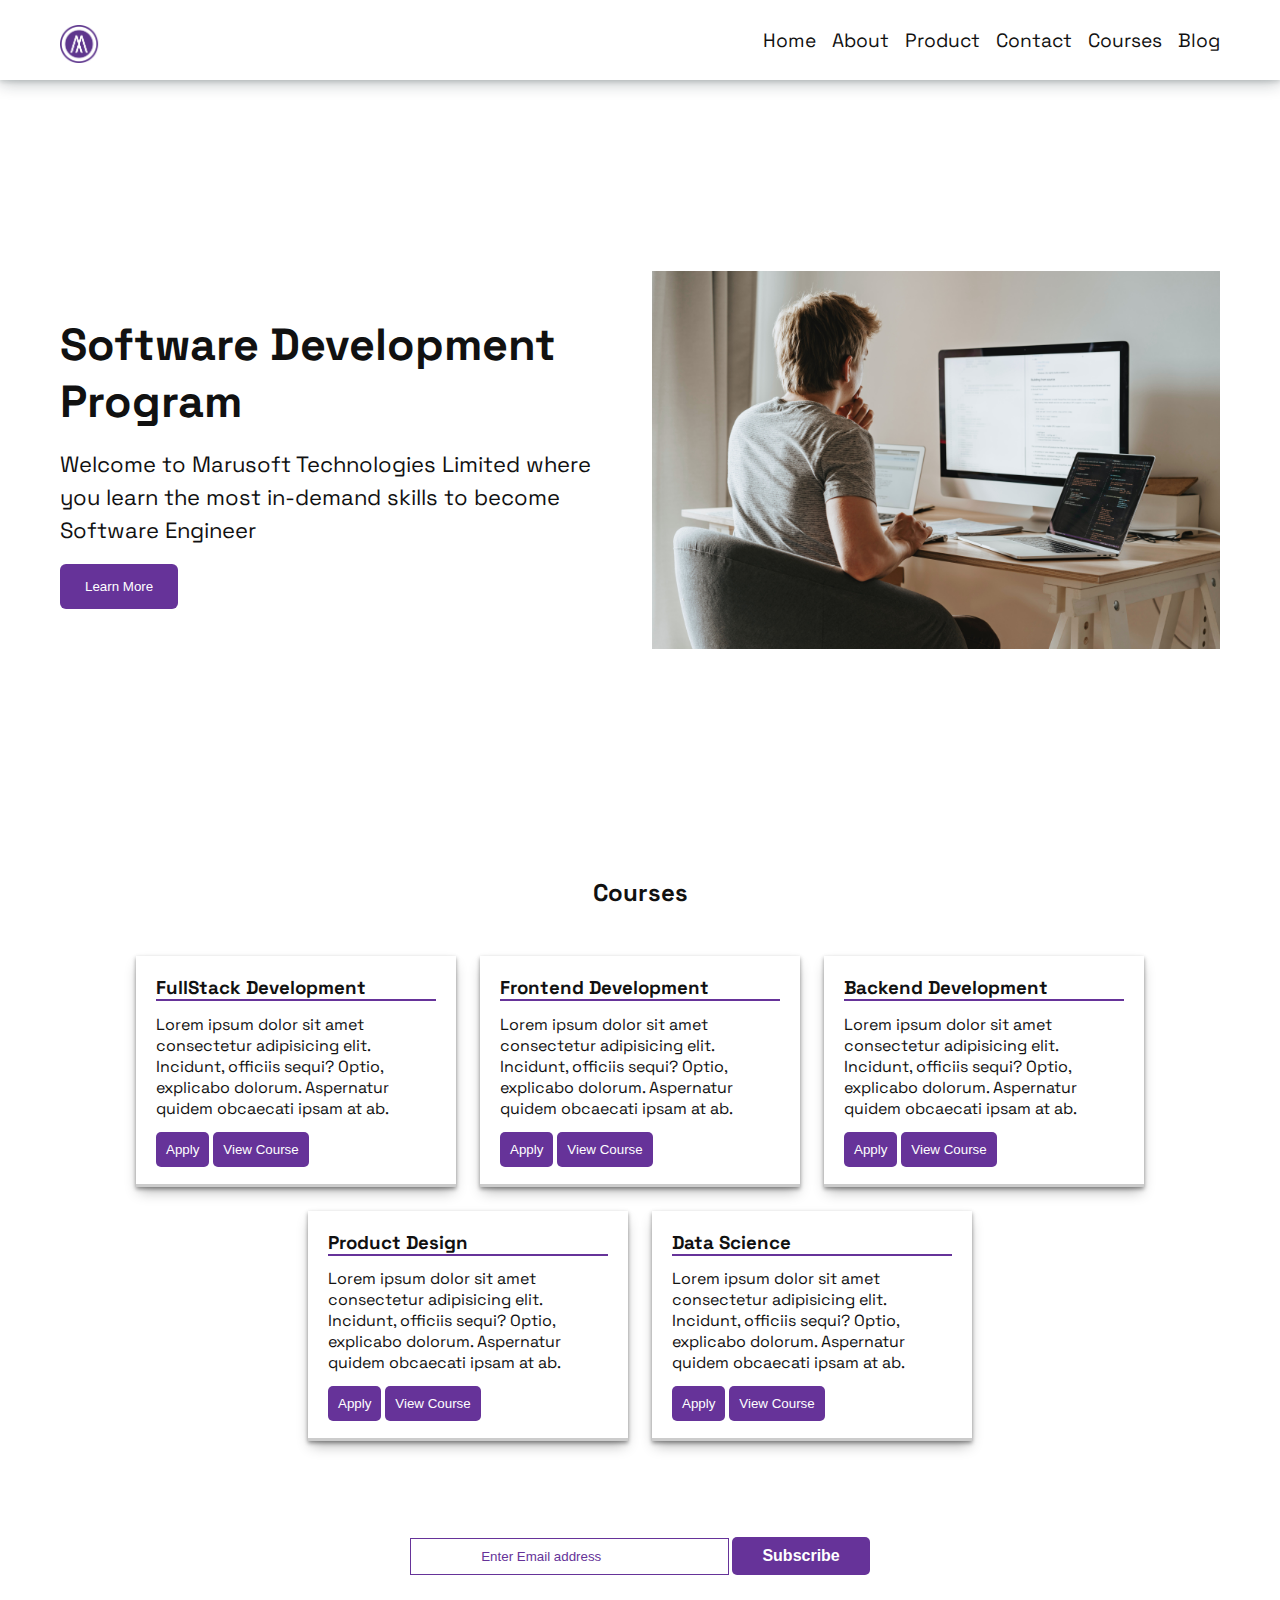
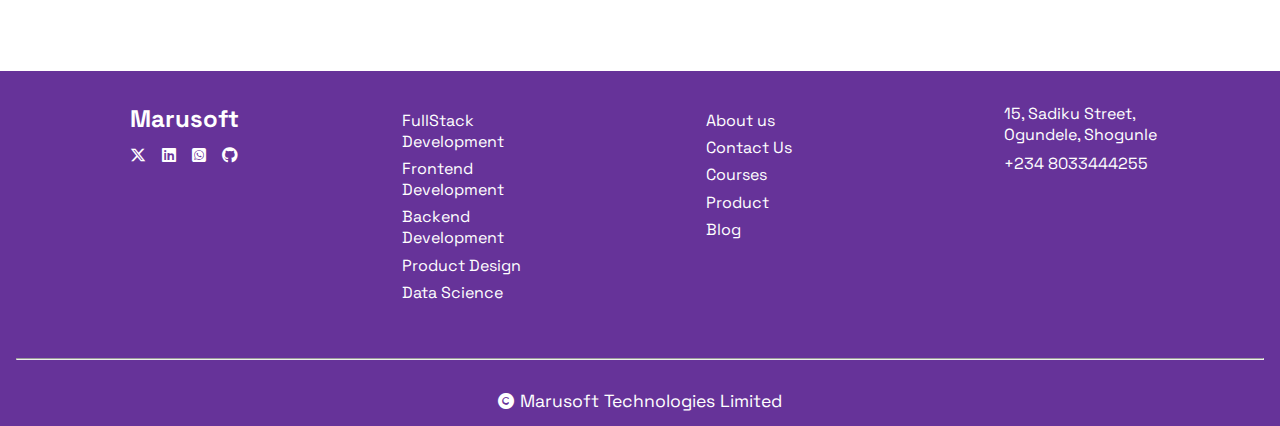
<file: index.html>
<!DOCTYPE html>
<html lang="en">
  <head>
    <meta charset="UTF-8" />
    <meta name="viewport" content="width=device-width, initial-scale=1.0" />
    <title>Flexbox Project One</title>
    <link rel="shortcut icon" href="./images/icon.png" type="image/icon" />
    <link
      rel="stylesheet"
      href="https://cdnjs.cloudflare.com/ajax/libs/font-awesome/6.4.2/css/all.min.css"
    />
    <link
      href="https://fonts.googleapis.com/css2?family=Space+Grotesk:wght@300;400;500;600;700&display=swap"
      rel="stylesheet"
    />
    <link rel="stylesheet" href="./style.css" />
  </head>
  <body>
    <!-- NAVIGATION SECTION -->
    <header>
      <section class="logo">
        <img src="./images/icon.png" alt="marusoft logo" class="logo" />
      </section>
      <ul class="nav-items">
        <li class="nav-item">
          <a href="/">Home</a>
        </li>
        <li class="nav-item">
          <a href="./about.html">About</a>
        </li>
        <li class="nav-item">
          <a href="./product.html">Product</a>
        </li>
        <li class="nav-item">
          <a href="./contact.html">Contact</a>
        </li>
        <li class="nav-item">
          <a href="./course.html">Courses</a>
        </li>
        <li class="nav-item">
          <a href="./blog.html">Blog</a>
        </li>
        <li class="fa-solid fa-bars"></li>
      </ul>
    </header>
    <!-- NAVIGATION SECTION -->

    <!-- HERO SECTION -->
    <section class="hero-container">
      <section class="info-container">
        <h1>Software Development Program</h1>
        <p>
          Welcome to Marusoft Technologies Limited where you learn the most
          in-demand skills to become Software Engineer
        </p>
        <button>Learn More</button>
      </section>
      <section class="img-container">
        <img
          src="./images/hero.jpeg"
          alt="This software development picture"
          class="hero-image"
        />
      </section>
    </section>
    <!-- HERO SECTION -->

    <!-- COURSES -->

    <h2 class="course-title">Courses</h2>
    <section class="course-container">
      <section class="course">
        <section class="course-content">
          <h3>FullStack Development</h3>
          <p>
            Lorem ipsum dolor sit amet consectetur adipisicing elit. Incidunt,
            officiis sequi? Optio, explicabo dolorum. Aspernatur quidem
            obcaecati ipsam at ab.
          </p>
          <div class="btn">
            <button>Apply</button>
            <button>View Course</button>
          </div>
        </section>
      </section>
      <section class="course">
        <section class="course-content">
          <h3>Frontend Development</h3>
          <p>
            Lorem ipsum dolor sit amet consectetur adipisicing elit. Incidunt,
            officiis sequi? Optio, explicabo dolorum. Aspernatur quidem
            obcaecati ipsam at ab.
          </p>
          <div class="btn">
            <button>Apply</button>
            <button>View Course</button>
          </div>
        </section>
      </section>
      <section class="course">
        <section class="course-content">
          <h3>Backend Development</h3>
          <p>
            Lorem ipsum dolor sit amet consectetur adipisicing elit. Incidunt,
            officiis sequi? Optio, explicabo dolorum. Aspernatur quidem
            obcaecati ipsam at ab.
          </p>
          <div class="btn">
            <button>Apply</button>
            <button>View Course</button>
          </div>
        </section>
      </section>
      <section class="course">
        <section class="course-content">
          <h3>Product Design</h3>
          <p>
            Lorem ipsum dolor sit amet consectetur adipisicing elit. Incidunt,
            officiis sequi? Optio, explicabo dolorum. Aspernatur quidem
            obcaecati ipsam at ab.
          </p>
          <div class="btn">
            <button>Apply</button>
            <button>View Course</button>
          </div>
        </section>
      </section>
      <section class="course">
        <section class="course-content">
          <h3>Data Science</h3>
          <p>
            Lorem ipsum dolor sit amet consectetur adipisicing elit. Incidunt,
            officiis sequi? Optio, explicabo dolorum. Aspernatur quidem
            obcaecati ipsam at ab.
          </p>
          <div class="btn">
            <button>Apply</button>
            <button>View Course</button>
          </div>
        </section>
      </section>
    </section>
    <!-- COURSES -->

    <!-- SUBSCRIBE -->
    <section class="subscribe-container">
      <form>
        <input type="email" placeholder="Enter Email address" />
      </form>
      <button class="btn-sub">Subscribe</button>
    </section>
    <!-- SUBSCRIBE -->

    <!-- FOOTER -->
    <footer>
      <section class="footer-container">
        <section class="company">
          <h2 class="footer-title">Marusoft</h2>
          <section class="social-icons">
            <a class="fab fa-x-twitter" href=""></a>
            <a class="fab fa-linkedin" href=""></a>
            <a class="fab fa-whatsapp-square" href=""></a>
            <a class="fab fa-github" href=""></a>
          </section>
        </section>
        <section class="course-details">
          <ul>
            <li><a href="#">FullStack Development</a></li>
            <li><a href="#">Frontend Development</a></li>
            <li><a href="#">Backend Development</a></li>
            <li><a href="#">Product Design</a></li>
            <li><a href="#">Data Science</a></li>
          </ul>
        </section>
        <section class="pages">
          <ul>
            <li><a href="./about.html">About us</a></li>
            <li><a href="./contact.html">Contact Us</a></li>
            <li><a href="./blog.html">Courses</a></li>
            <li><a href="./product.html">Product</a></li>
            <li><a href="./blog.html">Blog</a></li>
          </ul>
        </section>
        <section class="company-address">
          <p>15, Sadiku Street, Ogundele, Shogunle</p>
          <span>+234 8033444255</span>
        </section>
      </section>
      <hr />
      <section class="copy-right">
        <span class="fas fa-copyright"></span>
        <p>Marusoft Technologies Limited</p>
      </section>
    </footer>
    <!-- FOOTER -->
  </body>
</html>
</file>
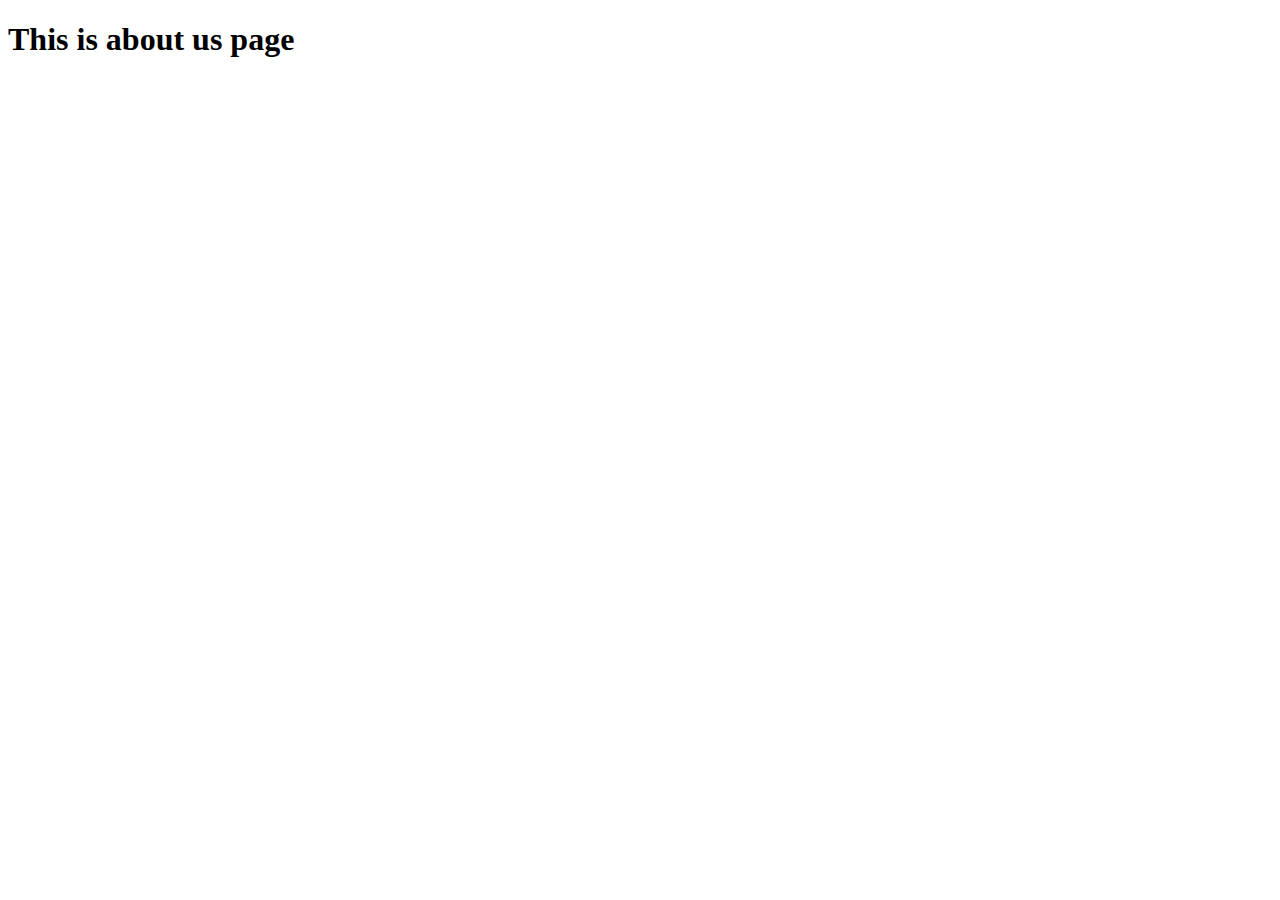
<file: about.html>
<!DOCTYPE html>
<html lang="en">
  <head>
    <meta charset="UTF-8" />
    <meta name="viewport" content="width=device-width, initial-scale=1.0" />
    <title>ABout us</title>
  </head>
  <body>
    <h1>This is about us page</h1>
  </body>
</html>
</file>
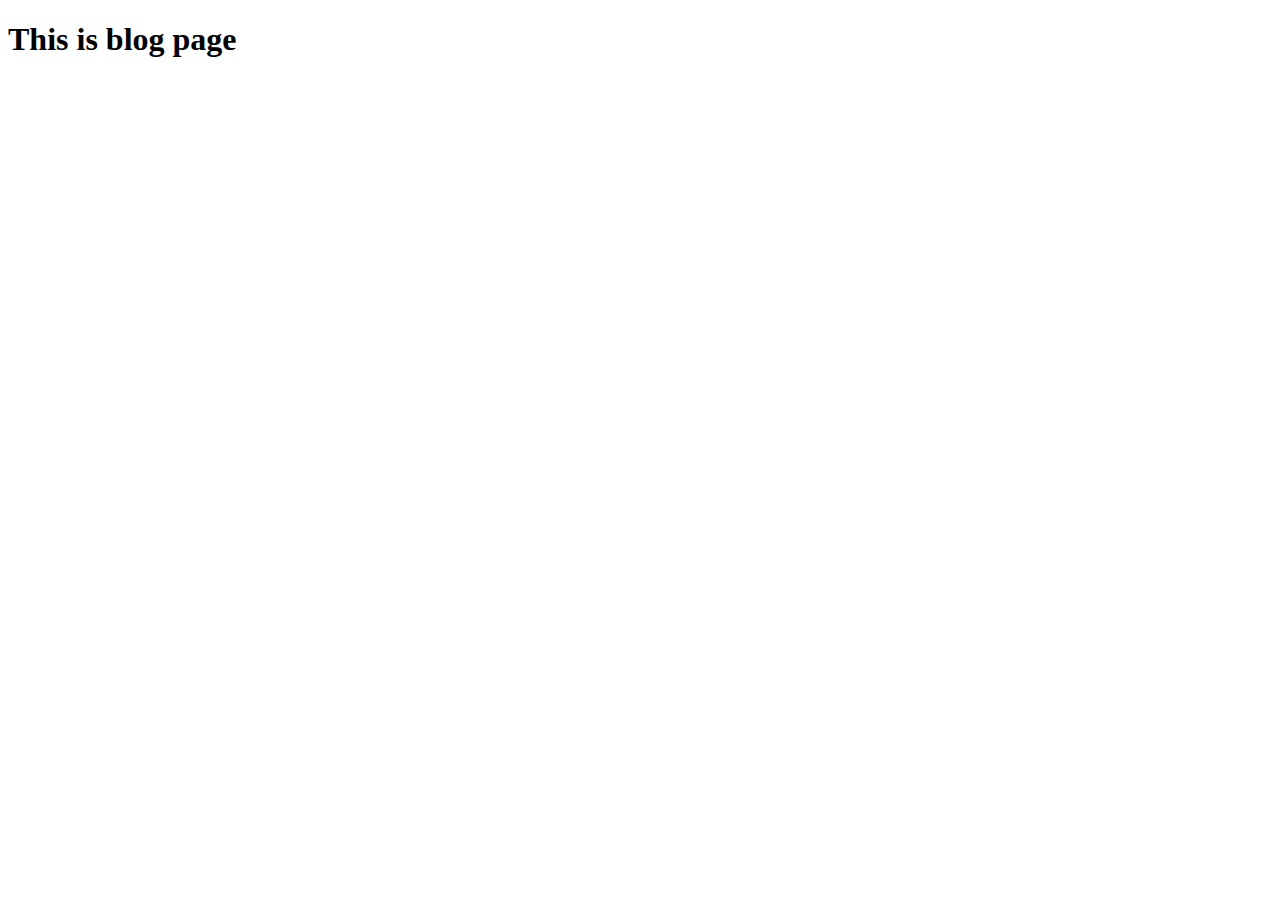
<file: blog.html>
<!DOCTYPE html>
<html lang="en">
  <head>
    <meta charset="UTF-8" />
    <meta name="viewport" content="width=device-width, initial-scale=1.0" />
    <title>Blog</title>
  </head>
  <body>
    <h1>This is blog page</h1>
  </body>
</html>
</file>
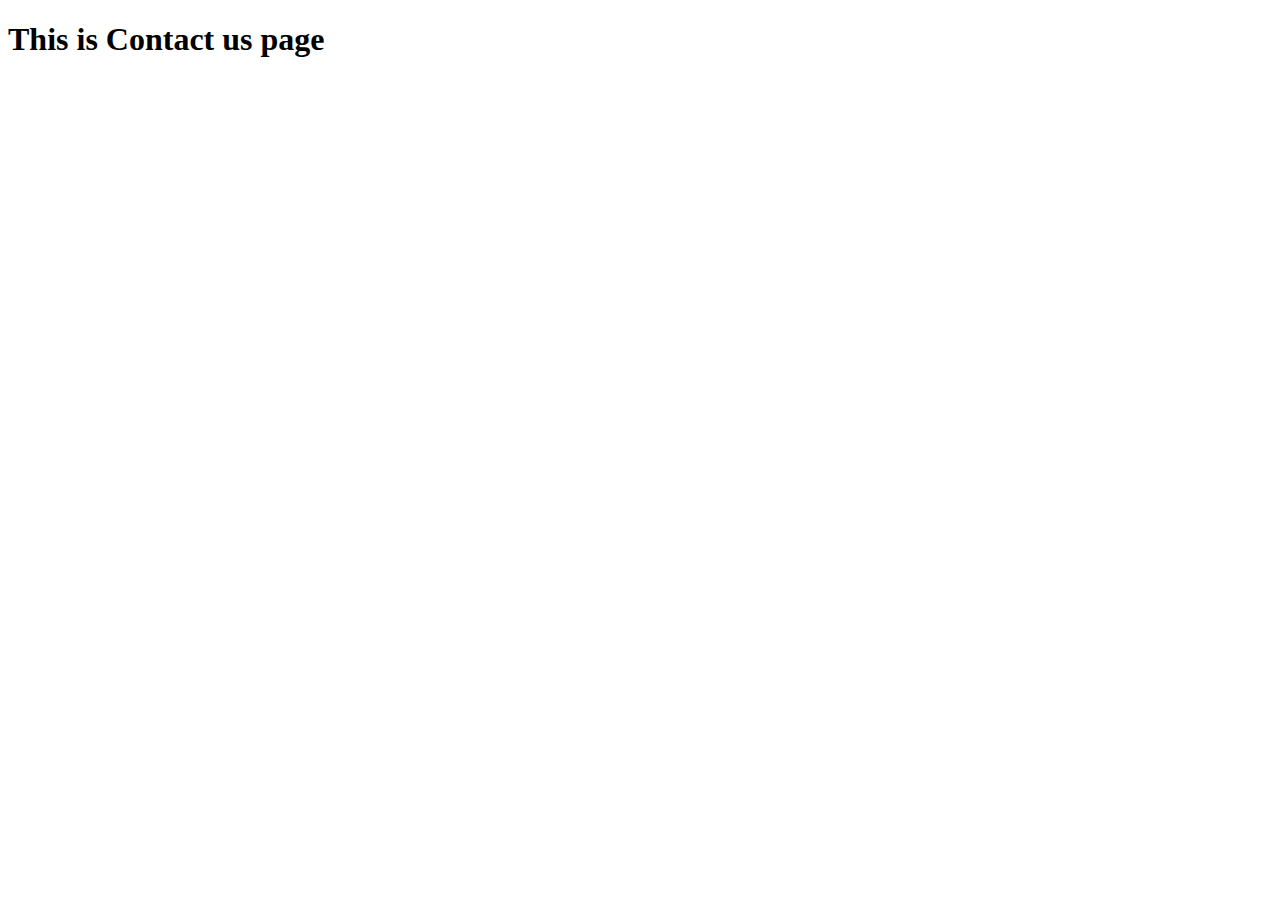
<file: contact.html>
<!DOCTYPE html>
<html lang="en">
  <head>
    <meta charset="UTF-8" />
    <meta name="viewport" content="width=device-width, initial-scale=1.0" />
    <title>Contact us</title>
  </head>
  <body>
    <h1>This is Contact us page</h1>
  </body>
</html>
</file>
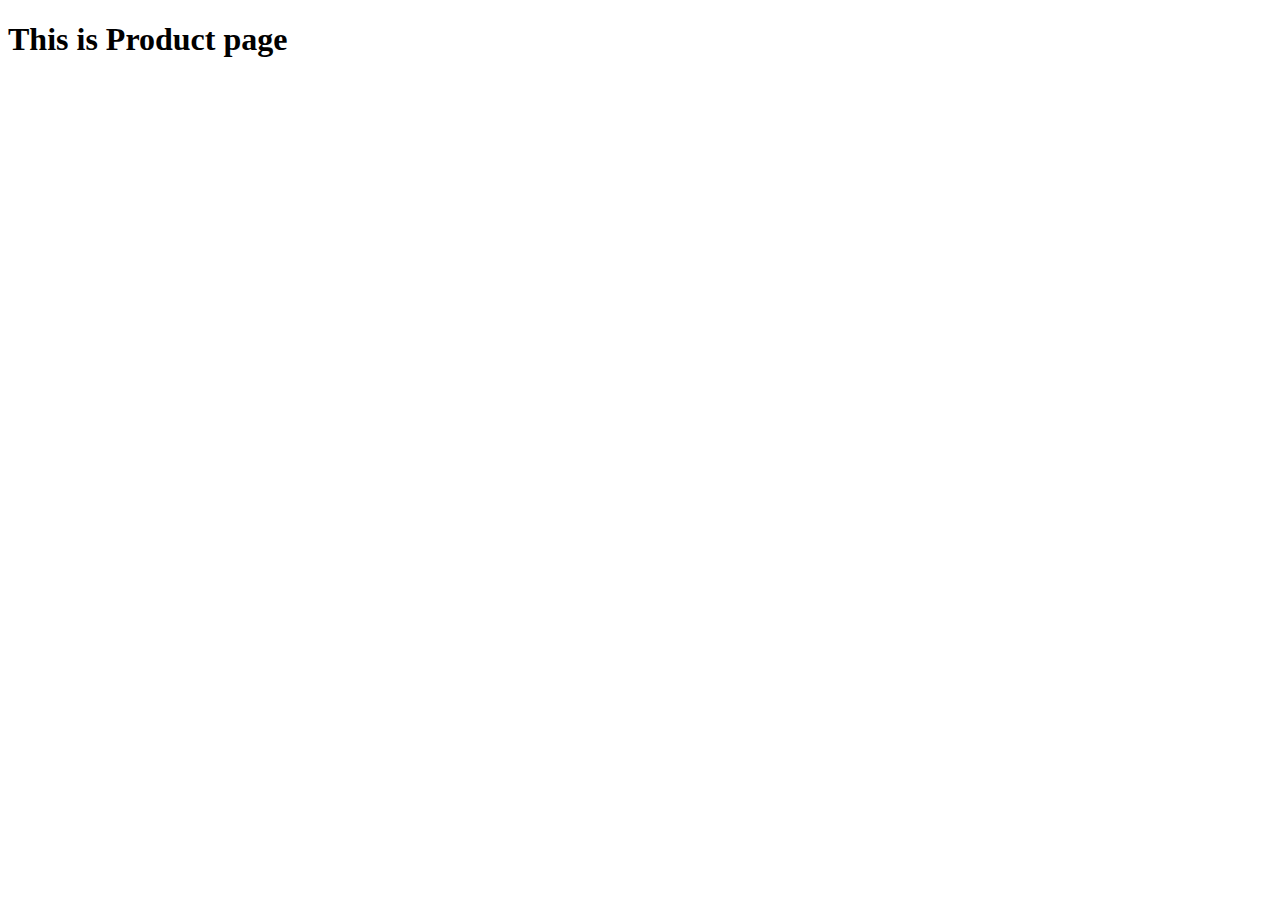
<file: product.html>
<!DOCTYPE html>
<html lang="en">
  <head>
    <meta charset="UTF-8" />
    <meta name="viewport" content="width=device-width, initial-scale=1.0" />
    <title>Product</title>
  </head>
  <body>
    <h1>This is Product page</h1>
  </body>
</html>
</file>
<file: style.css>
* {
  margin: 0;
  padding: 0;
  box-sizing: border-box;
}
body {
  background-color: white;
  color: #111111;
  font-family: "Space Grotesk", sans-serif;
}

img {
  max-width: 100%;
}

a {
  color: inherit;
  text-decoration: none;
}
ul {
  list-style: none;
}

header {
  height: 80px;
  display: flex;
  justify-content: space-between;
  align-items: center;
  padding: 0px 60px;
  box-shadow: rgba(14, 30, 37, 0.12) 0px 2px 4px 0px,
    rgba(14, 30, 37, 0.32) 0px 2px 16px 0px;
}
.logo {
  width: 40px;
  margin-top: 0.4rem;
}
.nav-items {
  display: flex;
  gap: 1rem;
}
.nav-item {
  font-size: 1.2rem;
}
.nav-item:hover {
  border-bottom: 1px solid rebeccapurple;
  color: rebeccapurple;
}
.fa-bars {
  display: none;
  font-size: 2rem;
  color: rebeccapurple;
}
/* HERO SECTION */
.hero-container {
  min-height: 85vh;
  display: flex;
  align-items: center;
  gap: 1.5rem;
  padding: 0px 60px;
}
.info-container {
  flex: 1;
  display: flex;
  flex-direction: column;
  gap: 1.1rem;
}
.info-container h1 {
  font-size: 45px;
}
.info-container p {
  font-size: 22px;
  line-height: 1.5;
}
.info-container button {
  max-width: max-content;
  padding: 15px 25px;
  border: none;
  background-color: rebeccapurple;
  color: #ffffff;
  border-radius: 6px;
  cursor: pointer;
}
.info-container button:hover {
  background-color: #fff;
  color: rebeccapurple;
  border: 1px solid rebeccapurple;
}
.img-container {
  flex: 1;
}
/* HERO SECTION */

/* COURSES*/
.course-title {
  margin-top: 2rem;
  text-align: center;
}
.course-container {
  /* padding: 0px 60px; */
  margin-top: 3rem;
  display: flex;
  justify-content: center;
  flex-wrap: wrap;
  gap: 1.5rem;
}
.course {
  width: 25%;
  box-shadow: rgba(0, 0, 0, 0.4) 0px 2px 4px,
    rgba(0, 0, 0, 0.3) 0px 7px 13px -3px, rgba(0, 0, 0, 0.2) 0px -3px 0px inset;
}
.course-content h3 {
  border-bottom: 2px solid rebeccapurple;
}
.course-content {
  padding: 20px;
  display: flex;
  flex-direction: column;
  gap: 0.8rem;
}
.btn button {
  padding: 10px;
  border: none;
  background-color: rebeccapurple;
  color: #ffffff;
  border-radius: 5px;
  cursor: pointer;
}
.btn button:hover {
  background-color: #fff;
  color: rebeccapurple;
  border: 1px solid rebeccapurple;
}
/* COURSES */

/* SUBSCRIBE */
.subscribe-container {
  margin: 6rem 0rem;
  display: flex;
  justify-content: center;
  align-items: center;
  gap: 0.2rem;
  flex-wrap: wrap;
}
input {
  padding: 10px 70px;
  border: 1px solid rebeccapurple;
  outline: none;
}
.btn-sub {
  padding: 10px 30px;
  background-color: rebeccapurple;
  color: #ffffff;
  font-size: 1rem;
  font-weight: 700;
  border: none;
  border-radius: 5px;
  cursor: pointer;
}
.btn-sub:hover {
  background-color: #fff;
  color: rebeccapurple;
  border: 1px solid rebeccapurple;
}
::placeholder {
  color: rebeccapurple;
}
/* SUBSCRIBE */

/* FOOTER */
footer {
  margin-top: 5rem;
  background-color: rebeccapurple;
}
.footer-container {
  display: flex;
  flex-wrap: wrap;
  padding: 2rem;
}
.footer-container > section {
  flex: 1;
  padding: 0px 60px;
  color: #fff;
}
.company {
  display: flex;
  align-items: center;
  flex-direction: column;
  gap: 0.8rem;
}
.social-icons {
  display: flex;
  align-items: center;
  gap: 1rem;
}
.course-details > ul > li {
  margin: 0.4rem;
}
.pages > ul > li {
  margin: 0.4rem;
}

.company-address p {
  margin-bottom: 0.5rem;
}

hr {
  color: #fff;
  margin: 1rem;
}
.copy-right {
  height: 50px;
  color: #fff;
  display: flex;
  justify-content: center;
  align-items: center;
}
.fa-copyright {
  margin-right: 0.4rem;
}
.copy-right p {
  font-size: 1.1rem;
}
/* FOOTER */

@media (max-width: 920px) {
  .nav-item {
    display: none;
  }
  .fa-bars {
    display: block;
  }
  .hero-container {
    flex-direction: column;
  }
   .info-container h1 {
    margin-top: 2rem;
  }
  .course {
    width: 75%;
  }
  .info-container button {
    min-width: 100%;
  }
  .btn button {
    min-width: 100%;
    margin: 0.6rem;
  }
}
@media (max-width: 600px) {
  .info-container h1 {
    font-size: 25px;
  }
  .copy-right {
    flex-direction: column;
  }
}

@media (max-width: 300px) {
  input {
  padding: 10px 30px;
 
}
}
</file>
